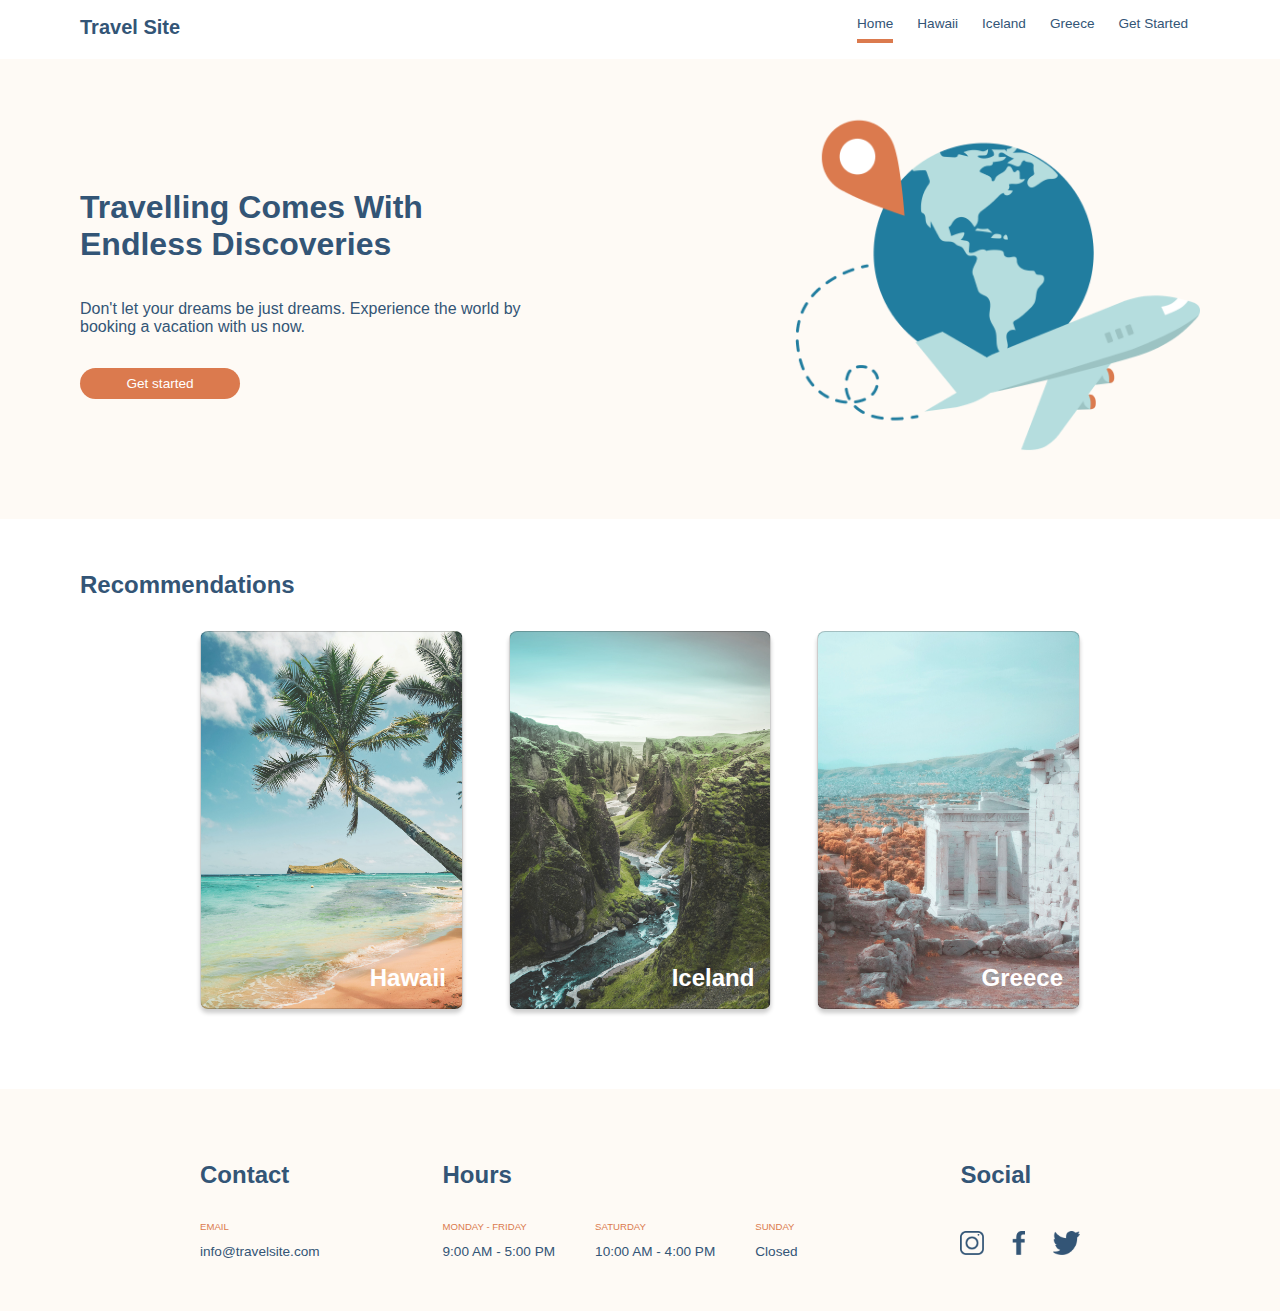
<file: index.html>
<!DOCTYPE html>
<html lang="en">
<head>
    <meta charset="UTF-8">
    <meta http-equiv="X-UA-Compatible" content="IE=edge">
    <meta name="viewport" content="width=device-width, initial-scale=1.0">
    <link href="./css/global.css" rel="stylesheet">
    <link href="./css/main.css" rel="stylesheet">
    <link href="./css/responsive.css" rel="stylesheet">
    <title>Travelsite &#124; Welcome</title>
</head>
<body>
    <header>
        <nav class="main-nav">
            <a class="main-nav__home-link" href="/">Travel Site</a>
            <input type="checkbox" class="main-nav__menu-button-open">
            <div class="main-nav__expandable-menu">
                <ul class="main-nav__list">
                    <li class="main-nav__list-item"><a class="main-nav__list-item-link main-nav__list-item-link--active" href="/">Home</a></li>
                    <li class="main-nav__list-item"><a class="main-nav__list-item-link" href="./pages/hawaii.html">Hawaii</a></li>
                    <li class="main-nav__list-item"><a class="main-nav__list-item-link" href="./pages/iceland.html">Iceland</a></li>
                    <li class="main-nav__list-item"><a class="main-nav__list-item-link" href="./pages/greece.html">Greece</a></li>
                    <li class="main-nav__list-item"><a class="main-nav__list-item-link" href="./pages/get-started.html">Get Started</a></li>
                </ul>
            </div>
        </nav>
    </header>
    <main>
        <section class="hero">
            <div class="hero__details">
                <h1 class="hero__heading">Travelling comes with endless discoveries</h1>
                <p class="hero__description">Don't let your dreams be just dreams. Experience the world by booking a vacation with us now.</p>
                <a class="hero__cta-button" href="./pages/get-started.html">Get started</a>
            </div>
            <div class="hero__image-container">
                <img class="hero__image" src="./assets/images/hero.png" alt="Jet headed to a destination"/>
            </div>
        </section>
        <section class="recommendations">
            <h2 class="recommendations__heading">recommendations</h2>
            <div class="card-container">
                <a href="./pages/hawaii.html" class="card-container__card recommendations__card recommendations__card--hawaii">
                    <div class="card-container__overlay"></div>
                    <h3 class="card-container__card-heading recommendations__card-heading">Hawaii</h3>
                </a>
                <a href="./pages/iceland.html" class="card-container__card recommendations__card recommendations__card--iceland">
                    <div class="card-container__overlay"></div>
                    <h3 class="card-container__card-heading recommendations__card-heading">Iceland</h3>
                </a>
                <a href="./pages/greece.html" class="card-container__card recommendations__card recommendations__card--greece">
                    <div class="card-container__overlay"></div>
                    <h3 class="card-container__card-heading recommendations__card-heading">Greece</h3>
                </a>
            </div>
        </section>
    </main>
    <footer class="main-footer">
        <section class="main-footer__column">
            <h3 class="main-footer__heading">Contact</h3>
            <p class="main-footer__sub-heading">email</p>
            <p class="main-footer__details"><a class="main-footer__email-link" href="mailto:info@travelsite.com">info@travelsite.com</a></p>
        </section>
        <section class="main-footer__column">
            <h3 class="main-footer__heading">Hours</h3>
            <div class="main-footer__hours-container">
                <div class="main-footer__hours">
                    <p class="main-footer__sub-heading">Monday - Friday</p>
                    <p class="main-footer__details">9:00 AM - 5:00 PM</p>
                </div>
                <div class="main-footer__hours">
                    <p class="main-footer__sub-heading">Saturday</p>
                    <p class="main-footer__details">10:00 AM - 4:00 PM</p>
                </div>
                <div class="main-footer__hours">
                    <p class="main-footer__sub-heading">Sunday</p>
                    <p class="main-footer__details">Closed</p>
                </div>
            </div>
        </section>
        <section class="main-footer__column">
            <h3 class="main-footer__heading">Social</h3>
            <div class="main-footer__social-links">
                <a class="main-footer__social-link" href="https://instagram.com"><img class="main-footer__social-image" src="./assets/logos/icon-instagram.png"  alt="instagram Link" /></a>
                <a class="main-footer__social-link" href="https://facebook.com"><img class="main-footer__social-image"src="./assets/logos/icon-facebook.png"  alt="facebook Link" /></a>
                <a class="main-footer__social-link main-footer__social-link--no-margin-right" href="https://twitter.com"><img class="main-footer__social-image" src="./assets/logos/icon-twitter.png"  alt="twitter Link" /></a>
            </div>
        </section>
    </footer>   
    </div> 
</body>
</html>
</file>
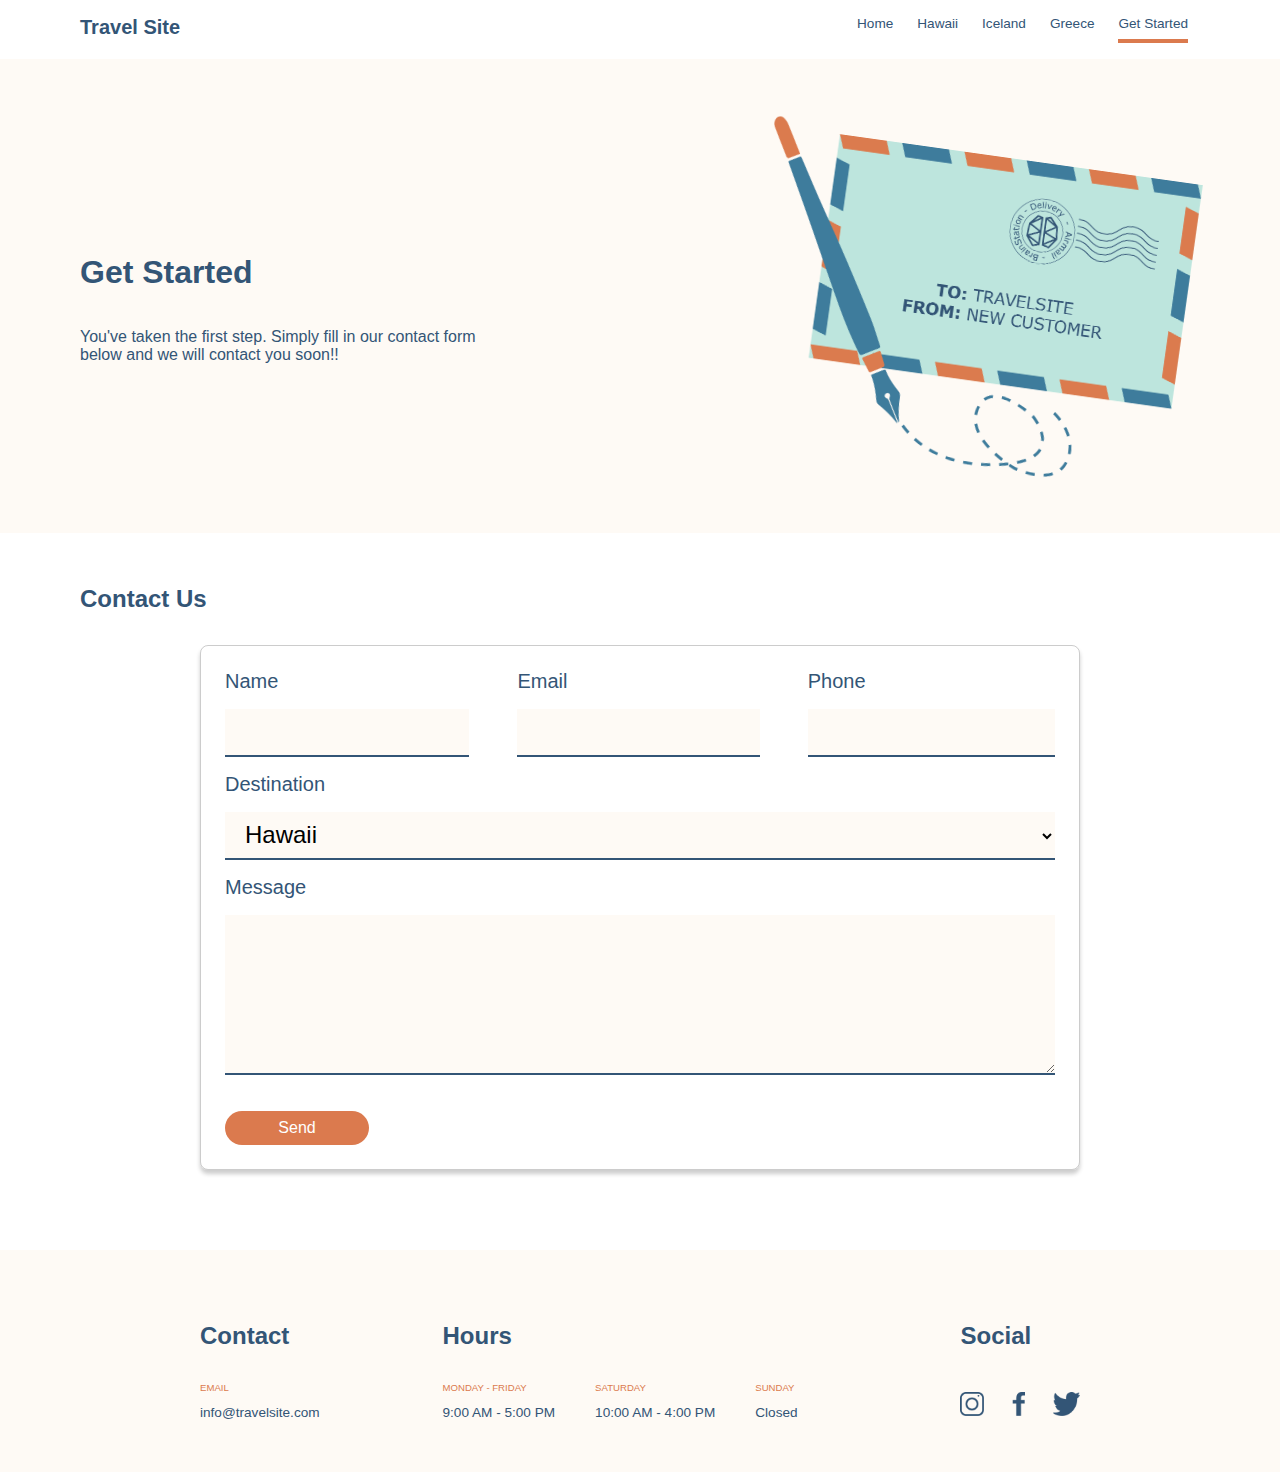
<file: pages/get-started.html>
<!DOCTYPE html>
<html lang="en">
<head>
    <meta charset="UTF-8">
    <meta http-equiv="X-UA-Compatible" content="IE=edge">
    <meta name="viewport" content="width=device-width, initial-scale=1.0">
    <link href="../css/global.css" rel="stylesheet">
    <link href="../css/get-started.css" rel="stylesheet">
    <link href="../css/responsive.css" rel="stylesheet">
    <title>Travelsite &#124; Destinations &#124; Iceland</title>
</head>
<body>
    <header>
        <nav class="main-nav">
            <a class="main-nav__home-link" href="/">Travel Site</a>
            <input type="checkbox" class="main-nav__menu-button-open">
            <div class="main-nav__expandable-menu">
                <ul class="main-nav__list">
                    <li class="main-nav__list-item"><a class="main-nav__list-item-link" href="/">Home</a></li>
                    <li class="main-nav__list-item"><a class="main-nav__list-item-link" href="../pages/hawaii.html">Hawaii</a></li>
                    <li class="main-nav__list-item"><a class="main-nav__list-item-link" href="../pages/iceland.html">Iceland</a></li>
                    <li class="main-nav__list-item"><a class="main-nav__list-item-link" href="../pages/greece.html">Greece</a></li>
                    <li class="main-nav__list-item"><a class="main-nav__list-item-link main-nav__list-item-link--active" href="../pages/get-started.html">Get Started</a></li>
                </ul>
            </div>
        </nav>
    </header>
    <main>
        <section class="get-started">
            <div class="get-started__details">
                <h1 class="get-started__heading">Get Started</h1>
                <p class="get-started__description">You've taken the first step. Simply fill in our contact form below and we will contact you soon!!</p>    
            </div>
            <div class="get-started__image-container">
                <img class="get-started__image" src="../assets/images/envelope.png" alt="Email envelope" />
            </div>
        </section>
        <section class="contact">
            <h2 class="contact__heading">Contact Us</h2>
            <div class="contact__form-container">
                <form class="contact__form">
                    <div class="contact__form-row-columns">
                        <div class="contact__form-column">
                            <label class="contact__label">Name</label>
                            <input class="contact__input" name="name" type="text" required/>
                        </div>
                        <div class="contact__form-column">
                            <label class="contact__label">Email</label>
                            <input class="contact__input" name="email" type="email" required/>
                        </div>
                        <div class="contact__form-column contact__form-column--last">
                            <label class="contact__label">Phone</label>
                            <input class="contact__input" name="phone" type="phone" required/>
                        </div>
                    </div>
                    <div class="contact__form-row">
                        <label class="contact__label">Destination</label>
                        <select class="contact__select">
                            <option value="hawaii">Hawaii</option>
                            <option value="iceland">Iceland</option>
                            <option value="greece">Greece</option>
                        </select>
                    </div>
                    <div class="contact__form-row">
                        <label class="contact__label">Message</label>
                        <textarea class="contact__textarea" name="message" rows="5"></textarea>
                    </div>
                    <div class="contact__form-row">
                        <button class="contact__button">Send</button>
                    </div>
                </form>
            </div>
        </section>
    </main>
    <footer class="main-footer">
        <section class="main-footer__column">
            <h3 class="main-footer__heading">Contact</h3>
            <p class="main-footer__sub-heading">email</p>
            <p class="main-footer__details"><a class="main-footer__email-link" href="mailto:info@travelsite.com">info@travelsite.com</a></p>
        </section>
        <section class="main-footer__column">
            <h3 class="main-footer__heading">Hours</h3>
            <div class="main-footer__hours-container">
                <div class="main-footer__hours">
                    <p class="main-footer__sub-heading">Monday - Friday</p>
                    <p class="main-footer__details">9:00 AM - 5:00 PM</p>
                </div>
                <div class="main-footer__hours">
                    <p class="main-footer__sub-heading">Saturday</p>
                    <p class="main-footer__details">10:00 AM - 4:00 PM</p>
                </div>
                <div class="main-footer__hours">
                    <p class="main-footer__sub-heading">Sunday</p>
                    <p class="main-footer__details">Closed</p>
                </div>
            </div>
        </section>
        <section class="main-footer__column">
            <h3 class="main-footer__heading">Social</h3>
            <div class="main-footer__social-links">
                <a class="main-footer__social-link" href="https://instagram.com"><img class="main-footer__social-image" src="../assets/logos/icon-instagram.png"  alt="instagram Link" /></a>
                <a class="main-footer__social-link" href="https://facebook.com"><img class="main-footer__social-image"src="../assets/logos/icon-facebook.png"  alt="facebook Link" /></a>
                <a class="main-footer__social-link main-footer__social-link--no-margin-right" href="https://twitter.com"><img class="main-footer__social-image" src="../assets/logos/icon-twitter.png"  alt="twitter Link" /></a>
            </div>
        </section>
    </footer>    
</body>
</html>
</file>
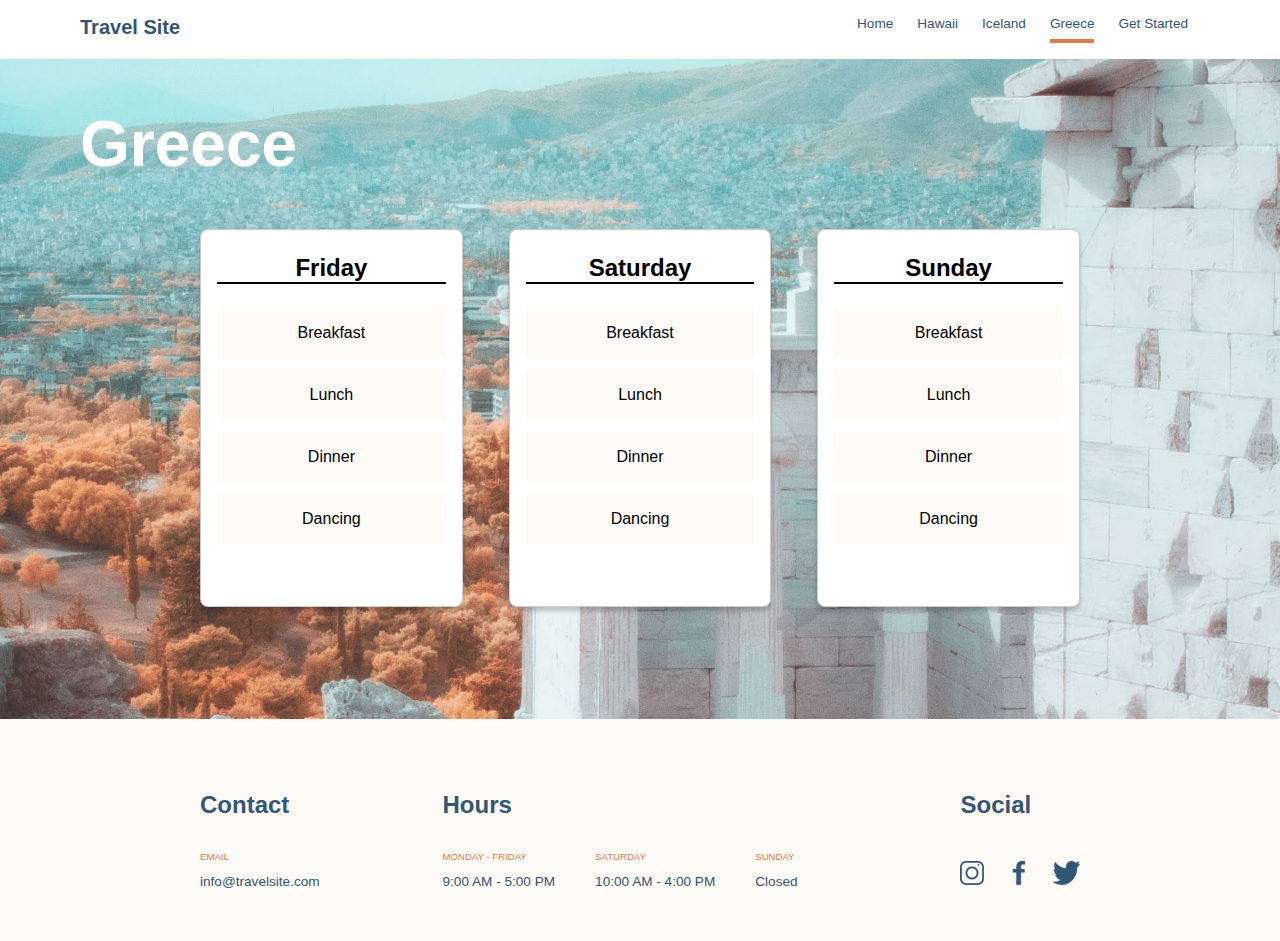
<file: pages/greece.html>
<!DOCTYPE html>
<html lang="en">
<head>
    <meta charset="UTF-8">
    <meta http-equiv="X-UA-Compatible" content="IE=edge">
    <meta name="viewport" content="width=device-width, initial-scale=1.0">
    <link href="../css/global.css" rel="stylesheet">
    <link href="../css/destinations.css" rel="stylesheet">
    <link href="../css/responsive.css" rel="stylesheet">
    <title>Travelsite &#124; Destinations &#124; Greece</title>
</head>
<body>
    <header>
        <nav class="main-nav">
            <a class="main-nav__home-link" href="/">Travel Site</a>
            <input type="checkbox" class="main-nav__menu-button-open">
            <div class="main-nav__expandable-menu">
                <ul class="main-nav__list">
                    <li class="main-nav__list-item"><a class="main-nav__list-item-link" href="/">Home</a></li>
                    <li class="main-nav__list-item"><a class="main-nav__list-item-link" href="../pages/hawaii.html">Hawaii</a></li>
                    <li class="main-nav__list-item"><a class="main-nav__list-item-link" href="../pages/iceland.html">Iceland</a></li>
                    <li class="main-nav__list-item"><a class="main-nav__list-item-link main-nav__list-item-link--active" href="../pages/greece.html">Greece</a></li>
                    <li class="main-nav__list-item"><a class="main-nav__list-item-link" href="../pages/get-started.html">Get Started</a></li>
                </ul>
            </div>
        </nav>
    </header>
    <main>
        <section class="destination destination--greece">
            <h1 class="destination__heading">Greece</h1>
            <div class="card-container">
                <div class="card-container__card destination__card">
                    <h3 class="card-container__card-heading destination__card-heading">Friday</h3>
                    <ul class="destination__list">
                        <li class="destination__list-item">Breakfast</li>
                        <li class="destination__list-item">Lunch</li>
                        <li class="destination__list-item">Dinner</li>
                        <li class="destination__list-item">Dancing</li>
                    </ul>
                </div>
                <div class="card-container__card destination__card">
                    <h3 class="card-container__card-heading destination__card-heading">Saturday</h3>
                    <ul class="destination__list">
                        <li class="destination__list-item">Breakfast</li>
                        <li class="destination__list-item">Lunch</li>
                        <li class="destination__list-item">Dinner</li>
                        <li class="destination__list-item">Dancing</li>
                    </ul>
                </div>
                <div class="card-container__card destination__card">
                    <h3 class="card-container__card-heading destination__card-heading">Sunday</h3>
                    <ul class="destination__list">
                        <li class="destination__list-item">Breakfast</li>
                        <li class="destination__list-item">Lunch</li>
                        <li class="destination__list-item">Dinner</li>
                        <li class="destination__list-item">Dancing</li>
                    </ul>
                </div>
            </div>
        </section>
    </main>
    <footer class="main-footer">
        <section class="main-footer__column">
            <h3 class="main-footer__heading">Contact</h3>
            <p class="main-footer__sub-heading">email</p>
            <p class="main-footer__details"><a class="main-footer__email-link" href="mailto:info@travelsite.com">info@travelsite.com</a></p>
        </section>
        <section class="main-footer__column">
            <h3 class="main-footer__heading">Hours</h3>
            <div class="main-footer__hours-container">
                <div class="main-footer__hours">
                    <p class="main-footer__sub-heading">Monday - Friday</p>
                    <p class="main-footer__details">9:00 AM - 5:00 PM</p>
                </div>
                <div class="main-footer__hours">
                    <p class="main-footer__sub-heading">Saturday</p>
                    <p class="main-footer__details">10:00 AM - 4:00 PM</p>
                </div>
                <div class="main-footer__hours">
                    <p class="main-footer__sub-heading">Sunday</p>
                    <p class="main-footer__details">Closed</p>
                </div>
            </div>
        </section>
        <section class="main-footer__column">
            <h3 class="main-footer__heading">Social</h3>
            <div class="main-footer__social-links">
                <a class="main-footer__social-link" href="https://instagram.com"><img class="main-footer__social-image" src="../assets/logos/icon-instagram.png"  alt="instagram Link" /></a>
                <a class="main-footer__social-link" href="https://facebook.com"><img class="main-footer__social-image"src="../assets/logos/icon-facebook.png"  alt="facebook Link" /></a>
                <a class="main-footer__social-link main-footer__social-link--no-margin-right" href="https://twitter.com"><img class="main-footer__social-image" src="../assets/logos/icon-twitter.png"  alt="twitter Link" /></a>
            </div>
        </section>
    </footer>    
</body>
</html>
</file>
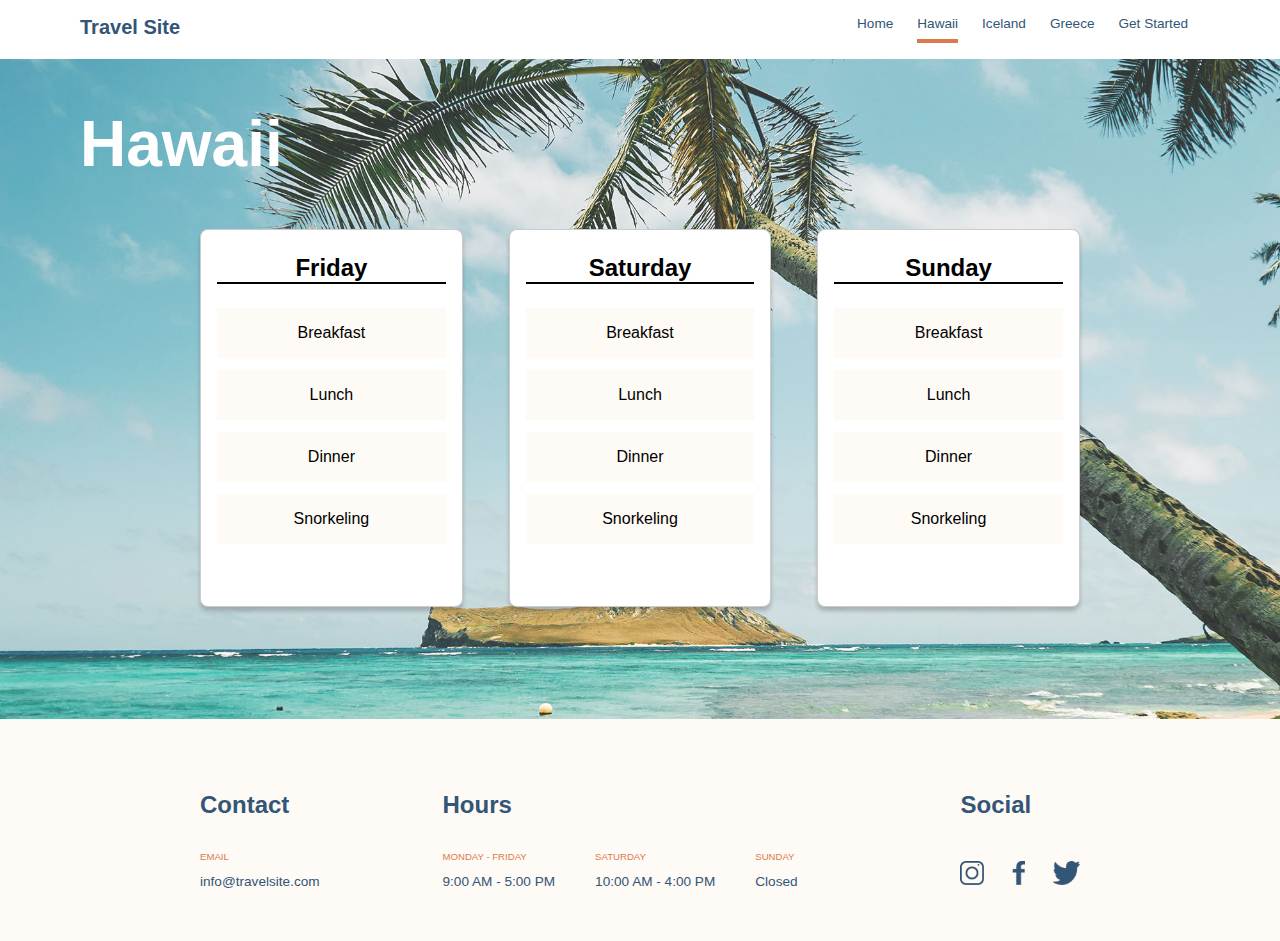
<file: pages/hawaii.html>
<!DOCTYPE html>
<html lang="en">
<head>
    <meta charset="UTF-8">
    <meta http-equiv="X-UA-Compatible" content="IE=edge">
    <meta name="viewport" content="width=device-width, initial-scale=1.0">
    <link href="../css/global.css" rel="stylesheet">
    <link href="../css/destinations.css" rel="stylesheet">
    <link href="../css/responsive.css" rel="stylesheet">
    <title>Travelsite &#124; Destinations &#124; Hawaii</title>
</head>
<body>
    <header>
        <nav class="main-nav">
            <a class="main-nav__home-link" href="/">Travel Site</a>
            <input type="checkbox" class="main-nav__menu-button-open">
            <div class="main-nav__expandable-menu">
                <ul class="main-nav__list">
                    <li class="main-nav__list-item"><a class="main-nav__list-item-link" href="/">Home</a></li>
                    <li class="main-nav__list-item"><a class="main-nav__list-item-link main-nav__list-item-link--active" href="../pages/hawaii.html">Hawaii</a></li>
                    <li class="main-nav__list-item"><a class="main-nav__list-item-link" href="../pages/iceland.html">Iceland</a></li>
                    <li class="main-nav__list-item"><a class="main-nav__list-item-link" href="../pages/greece.html">Greece</a></li>
                    <li class="main-nav__list-item"><a class="main-nav__list-item-link" href="../pages/get-started.html">Get Started</a></li>
                </ul>
            </div>
        </nav>
    </header>
    <main>
        <section class="destination destination--hawaii">
            <h1 class="destination__heading">Hawaii</h1>
            <div class="card-container">
                <div class="card-container__card destination__card">
                    <h3 class="card-container__card-heading destination__card-heading">Friday</h3>
                    <ul class="destination__list">
                        <li class="destination__list-item">Breakfast</li>
                        <li class="destination__list-item">Lunch</li>
                        <li class="destination__list-item">Dinner</li>
                        <li class="destination__list-item">Snorkeling</li>
                    </ul>
                </div>
                <div class="card-container__card destination__card">
                    <h3 class="card-container__card-heading destination__card-heading">Saturday</h3>
                    <ul class="destination__list">
                        <li class="destination__list-item">Breakfast</li>
                        <li class="destination__list-item">Lunch</li>
                        <li class="destination__list-item">Dinner</li>
                        <li class="destination__list-item">Snorkeling</li>
                    </ul>
                </div>
                <div class="card-container__card destination__card">
                    <h3 class="card-container__card-heading destination__card-heading">Sunday</h3>
                    <ul class="destination__list">
                        <li class="destination__list-item">Breakfast</li>
                        <li class="destination__list-item">Lunch</li>
                        <li class="destination__list-item">Dinner</li>
                        <li class="destination__list-item">Snorkeling</li>
                    </ul>
                </div>
            </div>
        </section>
    </main>
    <footer class="main-footer">
        <section class="main-footer__column">
            <h3 class="main-footer__heading">Contact</h3>
            <p class="main-footer__sub-heading">email</p>
            <p class="main-footer__details"><a class="main-footer__email-link" href="mailto:info@travelsite.com">info@travelsite.com</a></p>
        </section>
        <section class="main-footer__column">
            <h3 class="main-footer__heading">Hours</h3>
            <div class="main-footer__hours-container">
                <div class="main-footer__hours">
                    <p class="main-footer__sub-heading">Monday - Friday</p>
                    <p class="main-footer__details">9:00 AM - 5:00 PM</p>
                </div>
                <div class="main-footer__hours">
                    <p class="main-footer__sub-heading">Saturday</p>
                    <p class="main-footer__details">10:00 AM - 4:00 PM</p>
                </div>
                <div class="main-footer__hours">
                    <p class="main-footer__sub-heading">Sunday</p>
                    <p class="main-footer__details">Closed</p>
                </div>
            </div>
        </section>
        <section class="main-footer__column">
            <h3 class="main-footer__heading">Social</h3>
            <div class="main-footer__social-links">
                <a class="main-footer__social-link" href="https://instagram.com"><img class="main-footer__social-image" src="../assets/logos/icon-instagram.png"  alt="instagram Link" /></a>
                <a class="main-footer__social-link" href="https://facebook.com"><img class="main-footer__social-image"src="../assets/logos/icon-facebook.png"  alt="facebook Link" /></a>
                <a class="main-footer__social-link main-footer__social-link--no-margin-right" href="https://twitter.com"><img class="main-footer__social-image" src="../assets/logos/icon-twitter.png"  alt="twitter Link" /></a>
            </div>
        </section>
    </footer>      
</body>
</html>
</file>
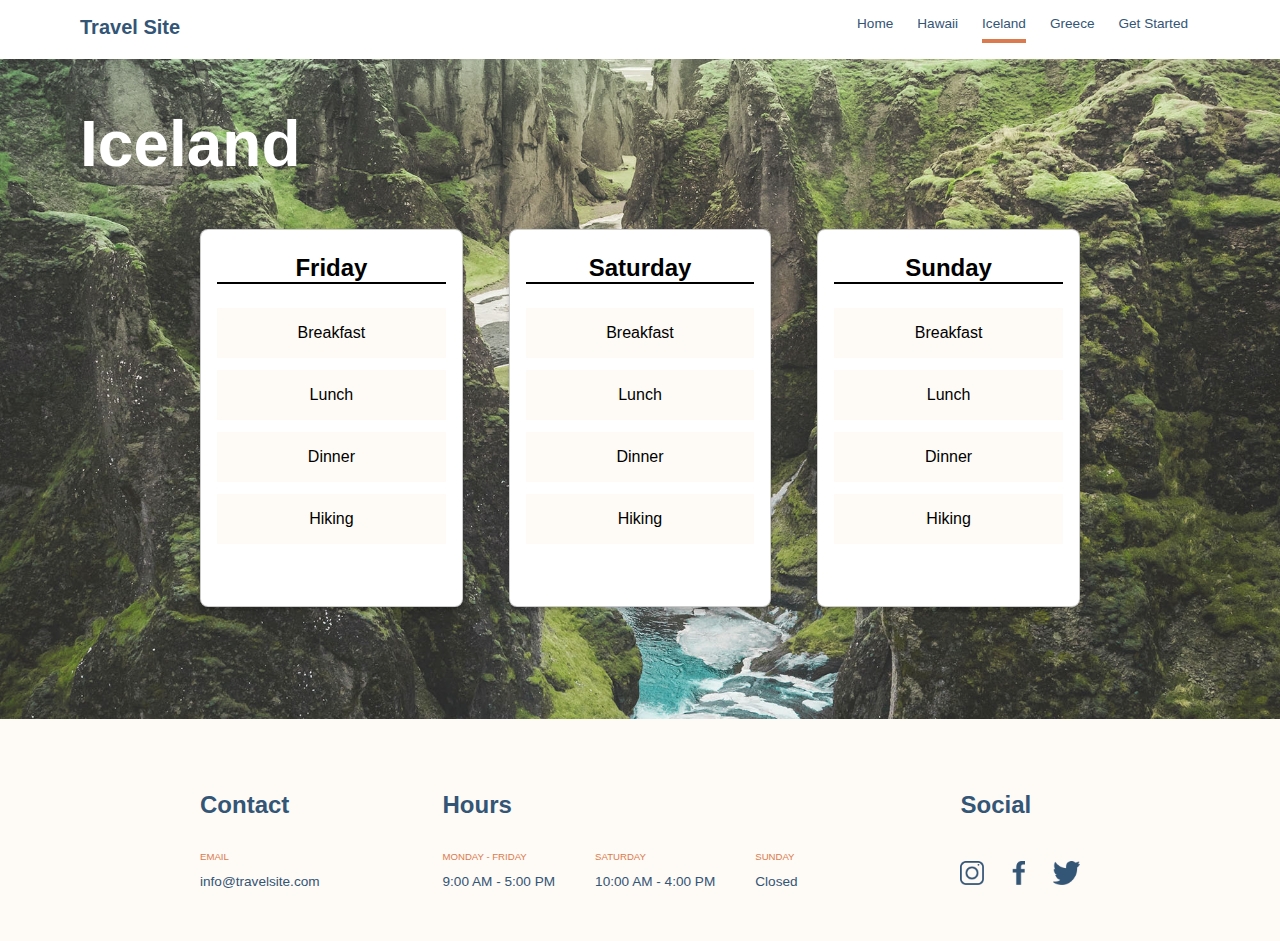
<file: pages/iceland.html>
<!DOCTYPE html>
<html lang="en">
<head>
    <meta charset="UTF-8">
    <meta http-equiv="X-UA-Compatible" content="IE=edge">
    <meta name="viewport" content="width=device-width, initial-scale=1.0">
    <link href="../css/global.css" rel="stylesheet">
    <link href="../css/destinations.css" rel="stylesheet">
    <link href="../css/responsive.css" rel="stylesheet">
    <title>Travelsite &#124; Destinations &#124; Iceland</title>
</head>
<body>
    <header>
        <nav class="main-nav">
            <a class="main-nav__home-link" href="/">Travel Site</a>
            <input type="checkbox" class="main-nav__menu-button-open">
            <div class="main-nav__expandable-menu">
                <ul class="main-nav__list">
                    <li class="main-nav__list-item"><a class="main-nav__list-item-link" href="/">Home</a></li>
                    <li class="main-nav__list-item"><a class="main-nav__list-item-link" href="../pages/hawaii.html">Hawaii</a></li>
                    <li class="main-nav__list-item"><a class="main-nav__list-item-link main-nav__list-item-link--active" href="../pages/iceland.html">Iceland</a></li>
                    <li class="main-nav__list-item"><a class="main-nav__list-item-link" href="../pages/greece.html">Greece</a></li>
                    <li class="main-nav__list-item"><a class="main-nav__list-item-link" href="../pages/get-started.html">Get Started</a></li>
                </ul>
            </div>
        </nav>
    </header>
    <main>
        <section class="destination destination--iceland">
            <h1 class="destination__heading">Iceland</h1>
            <div class="card-container">
                <div class="card-container__card destination__card">
                    <h3 class="card-container__card-heading destination__card-heading">Friday</h3>
                    <ul class="destination__list">
                        <li class="destination__list-item">Breakfast</li>
                        <li class="destination__list-item">Lunch</li>
                        <li class="destination__list-item">Dinner</li>
                        <li class="destination__list-item">Hiking</li>
                    </ul>
                </div>
                <div class="card-container__card destination__card">
                    <h3 class="card-container__card-heading destination__card-heading">Saturday</h3>
                    <ul class="destination__list">
                        <li class="destination__list-item">Breakfast</li>
                        <li class="destination__list-item">Lunch</li>
                        <li class="destination__list-item">Dinner</li>
                        <li class="destination__list-item">Hiking</li>
                    </ul>
                </div>
                <div class="card-container__card destination__card">
                    <h3 class="card-container__card-heading destination__card-heading">Sunday</h3>
                    <ul class="destination__list">
                        <li class="destination__list-item">Breakfast</li>
                        <li class="destination__list-item">Lunch</li>
                        <li class="destination__list-item">Dinner</li>
                        <li class="destination__list-item">Hiking</li>
                    </ul>
                </div>
            </div>
        </section>
    </main>
    <footer class="main-footer">
        <section class="main-footer__column">
            <h3 class="main-footer__heading">Contact</h3>
            <p class="main-footer__sub-heading">email</p>
            <p class="main-footer__details"><a class="main-footer__email-link" href="mailto:info@travelsite.com">info@travelsite.com</a></p>
        </section>
        <section class="main-footer__column">
            <h3 class="main-footer__heading">Hours</h3>
            <div class="main-footer__hours-container">
                <div class="main-footer__hours">
                    <p class="main-footer__sub-heading">Monday - Friday</p>
                    <p class="main-footer__details">9:00 AM - 5:00 PM</p>
                </div>
                <div class="main-footer__hours">
                    <p class="main-footer__sub-heading">Saturday</p>
                    <p class="main-footer__details">10:00 AM - 4:00 PM</p>
                </div>
                <div class="main-footer__hours">
                    <p class="main-footer__sub-heading">Sunday</p>
                    <p class="main-footer__details">Closed</p>
                </div>
            </div>
        </section>
        <section class="main-footer__column">
            <h3 class="main-footer__heading">Social</h3>
            <div class="main-footer__social-links">
                <a class="main-footer__social-link" href="https://instagram.com"><img class="main-footer__social-image" src="../assets/logos/icon-instagram.png"  alt="instagram Link" /></a>
                <a class="main-footer__social-link" href="https://facebook.com"><img class="main-footer__social-image"src="../assets/logos/icon-facebook.png"  alt="facebook Link" /></a>
                <a class="main-footer__social-link main-footer__social-link--no-margin-right" href="https://twitter.com"><img class="main-footer__social-image" src="../assets/logos/icon-twitter.png"  alt="twitter Link" /></a>
            </div>
        </section>
    </footer>     
</body>
</html>
</file>
<file: css/global.css>
html {
    font-family: Verdana, sans-serif;
}
body {
    padding: 0;
    margin: 0;
    padding-top: 3rem;
    color: #335576;
}
a {
    color: #335576;
}
h1 {
    font-size: 2rem;
    font-size: 2rem;
    text-transform: capitalize;
}
h2, h3 {
    font-size: 1.5rem;
    text-transform: capitalize;
    margin-bottom: 0;
}
/* MAIN-NAV */
.main-nav {
    position: fixed;
    top: 0;
    margin: 0;
    background-color: #FFFFFF;
    width: 100%;
    display: flex;
    padding: 1rem 5rem;
    justify-content: space-between;
    overflow: hidden;
    box-sizing: border-box;
    z-index: 1;
}
.main-nav__menu-button-open {
    display: none;
}
.main-nav__home-link {
    margin: 0;
    padding: 0;
    text-decoration: none;
    font-size: 1.25rem;
    font-weight: 700;
}
.main-nav__list {
    list-style-type: none;
    display: flex;
    padding: 0;
    margin: 0;
    font-size: 0.85rem;
}
.main-nav__list-item {
    padding: 0 0.75rem;
}
.main-nav__list-item-link {
    text-decoration: none;
    box-sizing: border-box;
    padding-bottom: 0.5rem;
    border-bottom: 4px solid #FFFFFF;
    transform: scaleX(0);  
    transition: transform 250ms ease-in-out;
}
.main-nav__list-item-link--active {
    border-bottom: 4px solid #DB7A4E;
}
.main-nav__list-item-link:after {
    display:block;
    padding-bottom: 0.5rem;
    content: '';
    border-bottom: 4px solid #335576;
    transform: scaleX(0);  
    transition: transform 250ms ease-in-out;
}
.main-nav__list-item-link:hover:after { 
    transform: scaleX(1);
}
/* MAIN-NAV END */
/* MAIN-FOOTER */
.main-footer {
    display: flex;
    justify-content: space-between;
    width: 100%;
    padding: 3rem 12.5rem 2.25rem 12.5rem;
    box-sizing: border-box;
    background-color: #FEFAF5;
}
.main-footer__column {
    display: flex;
    flex-direction: column;
    justify-content: space-between;
}
.main-footer__hours-container {
    display: flex;
    justify-content: space-between;
}
.main-footer__hours {
    margin-right: 2.5rem;
    text-transform: uppercase;
    padding-bottom: 0.75rem;
}
.main-footer__heading {
    margin-bottom: 2rem;
}
.main-footer__sub-heading {
    margin: 0;
    padding: 0;
    font-size: 0.6rem;
    text-transform: uppercase;
    color: #DB7A4E;
}
.main-footer__details {
    text-transform: capitalize;
    font-size: 0.85rem;
    margin-bottom: 0;
    margin-top: 0.75rem;
}
.main-footer__email-link {
    display: inline-block;
    text-transform: lowercase; 
    text-decoration: none;
}
.main-footer__social-links {
    display: flex;
    justify-content: space-between;
}
.main-footer__social-link {
    margin-right: 1.75rem;
    padding-top: 0.5rem;
}
.main-footer__social-link--no-margin-right {
    margin-right: 0rem;
}
.main-footer__social-image {
    height: 1.5rem;
}
.main-footer__social-link,
.main-footer__email-link,
.main-footer__hours {
    border-bottom: 4px solid #FEFAF5;
}
.main-footer__social-link:after,
.main-footer__email-link:after {
    display: block;
    padding-bottom: 0.5rem;
    content: '';
    border-bottom: 4px solid #DB7A4E;
    transform: scaleX(0);  
    transition: transform 250ms ease-in-out;
}
.main-footer__social-link:hover:after,
.main-footer__email-link:hover:after { 
    transform: scaleX(1);
}
/* MAIN-FOOTER END */
/* CARD */
.card-container {
    display: flex;
    justify-content: space-between;
    width: 100%;
    padding: 2rem 7.5rem;
    box-sizing: border-box;
}
.card-container__card {
    position: relative;
    width: 26%;
    height: 22.5rem;
    padding: 0 1rem 1rem 1rem;
    display: flex;
    border-radius: 0.5rem;
    border: 1px solid rgba(0, 0, 0, 0.2);
    box-shadow: 0px 4px 4px rgba(0, 0, 0, 0.2);
    text-decoration: none;
    overflow: hidden;
}
.card-container__overlay {
    position: absolute;
    top: 0;
    left: 0;
    width: 100%;
    height: 100%;
    background-color: #DB7A4E;
    opacity: 0;
    transition: opacity .5s ease-out;
}
.card-container__overlay:hover {
    opacity: 0.4;
}
/* CARD END */
</file>
<file: css/main.css>
.hero {
    display: flex;
    justify-content: space-between;
    padding: 4rem 5rem;
    background-color: #FEFAF5;
    text-align: left;
}
.hero__details {
    display: flex;
    flex-direction: column;
    justify-content: center;
    width: 50%;
}
.hero__cta-button {
    text-decoration: none;
    color: #FFFFFF;
    background-color: #DB7A4E;
    width: 9rem;
    text-align: center;
    padding: 0.5rem; 
    border-radius: 2rem;   
    margin-top: 1rem;
    font-size: 0.85rem;
}
.hero__image-container {
    text-align: right;
}
.hero__image {
    width: 60%;
}
.recommendations {
    padding: 2rem 5rem 3rem 5rem;
}
.recommendations__card {
    background-size: cover;
    background-repeat: no-repeat;
    background-position: center;
    align-items: flex-end;
}
.recommendations__card--hawaii {
    background-image: url('../assets/images/hawaii.jpg');
}
.recommendations__card--greece {
    background-image: url('../assets/images/greece.jpg');
}
.recommendations__card--iceland {
    background-image: url('../assets/images/iceland.jpg');
}
.recommendations__card-heading {
    text-align: right;
    width: 100%;
    color: #FFFFFF;
    margin: 0;
}
</file>
<file: css/responsive.css>
/* Small devices (portrait tablets and large phones, 600px and up) */
@media only screen and (max-width: 991.99px) {
    .main-nav__expandable-menu {
        position: fixed;
        top: 0;
        left: -50vw;
        display: block;
        background-color: #fff;
        border-left: 1px solid rgba(0, 0, 0, 0.2);
        width: 50vw;
        height: 100vh;
    }
    .main-nav__menu-button-open {
        display: block;
        appearance: none;
        margin-top: 0;
    }
    .main-nav__menu-button-open:after {
        display: block;
        content: 'menu';
        color: #335576;
        font-size: 1.25rem;
    }
    .main-nav__list {
        display: block;  
        padding: 2rem 0 1rem;
        text-align: center;
        box-sizing: border-box; 
    }
    .main-nav__list-item {
        padding-bottom: 1rem;
    }
    .main-nav__menu-button-open:checked ~ .main-nav__expandable-menu{
        left: 0;
        transition: all ease 0.5s;
    }
    .main-nav__menu-button-open:not(:checked) ~ .main-nav__expandable-menu{
        left: -50vw;
        transition: all ease 0.5s;
    }
    .hero,
    .get-started {
        background-position: right;
        background-repeat: no-repeat;
        background-size: 50%;
        display: block;
        padding: 2rem 1rem 3rem 1rem;
    }
    .hero {
        background-image: url('../assets/images/hero.png');
    }
    .get-started {
        background-image: url('../assets/images/envelope.png');
    }
    .hero__image-container,
    .get-started__image-container {
        display: none;
    }
    .hero__details,
    .get-started__details {
        width: 75%;
    }
    .main-nav {
        padding: 1rem;
    }
    .recommendations,
    .contact {
        padding: 2rem 1rem 3rem 1rem;
    }
    .contact__form-container {
        padding: 2rem 0rem;
    }
    .card-container {
        display: flex;
        justify-content: space-between;
        width: 100%;
        padding: 2rem 0.5rem;
        box-sizing: border-box;
        flex-wrap: wrap;
    }
    .card-container__card {
        width: 100%;
        padding: 0 0.5rem 1rem 0.5rem;
        margin-bottom: 1rem;
    }
    .main-footer {
        padding: 3rem 1rem 2.25rem 1rem;
        flex-wrap: wrap;
    }
    .main-footer__column {
        width: 100%;
    }
    .main-footer__social-links {
        justify-content: flex-start;
    }
    .main-footer__hours-container {
        justify-content: flex-start;
        flex-direction: column;
    }
    .destination {
        padding: 1rem 1rem 3rem 1rem;
    }
    .contact__form-row-columns {
        display: flex;
        flex-direction: column;
        justify-content: space-between;
        margin: 0.5rem;
        box-sizing: border-box;
    }
    .contact__form-column {
        margin-right: 0;
        margin-bottom: 1rem;
    }
}
@media only screen and (min-width: 992px) and (max-width: 1200px) {
    .destination {
        padding: 1rem 3rem 3rem 3rem;
    }
    .hero,
    .get-started {
        padding: 2rem 3rem 3rem 3rem;
    }
    .recommendations,
    .contact {
        padding: 2rem 3rem 3rem 3rem;
    }
    .card-container__card {
        width: 25%;
        padding: 0 1.5rem 1rem 1.5rem;
        margin-bottom: 1rem;
    }
    .main-footer {
        padding: 3rem 3rem 2.25rem 3rem;
        flex-wrap: wrap;
    }
    .contact__form-container {
        padding: 2rem 0rem;
    }
    .main-nav {
        padding: 1rem 3rem;
    }
    .card-container {
        display: flex;
        justify-content: space-between;
        width: 100%;
        padding: 2rem 0rem;
        box-sizing: border-box;
        flex-wrap: wrap;
    }
}
</file>
<file: css/get-started.css>
.get-started {
    background-color: #FEFAF5;
    padding: 6rem 5rem 4rem 5rem;
    display: flex;
    justify-content: space-between;
}
.get-started__details {
    display: flex;
    flex-direction: column;
    justify-content: center;
    width: 50%;
}
.get-started__image-container {
    text-align: right;
}
.get-started__image {
    width: 60%;
    transform: rotate(8deg);
    margin-right: 1rem;
}
.contact {
    padding: 2rem 5rem 3rem 5rem;
}
.contact__form-container {
    padding: 2rem 7.5rem;
    box-sizing: border-box;
}
.contact__form {
    padding: 1rem;
    display: flex;
    flex-direction: column;
    border-radius: 0.5rem;
    border: 1px solid rgba(0, 0, 0, 0.2);
    box-shadow: 0px 4px 4px rgba(0, 0, 0, 0.2);
}
.contact__form-row {
    margin: 0.5rem;
}
.contact__form-column {
    margin-right: 3rem;
}
.contact__form-column--last {
    margin-right: 0;
}
.contact__form-row-columns {
    display: flex;
    justify-content: space-between;
    margin: 0.5rem;
    box-sizing: border-box;
}
.contact__label {
    display: inline-block;
    padding-bottom: 1rem;
    font-size: 1.25rem;
}
.contact__input,
.contact__select,
.contact__textarea {
    background-color: #FEFAF5;
    width: 100%;
    box-sizing: border-box;
    height: 3rem;
    border: none;
    border-bottom: 2px solid #335576;
    font-size: 1.5rem;
    padding-left: 1rem;
}
.contact__textarea {
    padding: 1rem;
    height: 10rem;
    font-family: Verdana, sans-serif;
}
.contact__button {
    text-decoration: none;
    color: #FFFFFF;
    background-color: #DB7A4E;
    width: 9rem;
    text-align: center;
    padding: 0.5rem; 
    border-radius: 2rem;   
    margin-top: 1rem;
    font-size: 1rem;
    border: none;
}
</file>
<file: css/destinations.css>
.destination {
    padding: 1rem 5rem 5rem 5rem;
    background-size: cover;
    background-repeat: no-repeat;
    background-position: center;
    color: #000;
}
.destination--hawaii {
    background-image: url('../assets/images/hawaii.jpg');
}
.destination--greece {
    background-image: url('../assets/images/greece.jpg');
}
.destination--iceland {
    background-image: url('../assets/images/iceland.jpg');
}
.destination__heading {
    color: #FFFFFF;
    font-size: 4rem;
    margin-bottom: 1rem;
}
.destination__card {
    flex-direction: column;
    justify-content: flex-start;
    align-items: center;
    background-color: #FFFFFF;
}
.destination__list {
    list-style: none;
    padding-left: 0;
    padding-top: 0.75rem;
    text-align: center;
    width: 100%;
    margin: 0;
    border-top: 2px solid #000;
}
.destination__list-item {
    background-color: #FEFAF5;
    padding: 1rem;
    margin: 0.75rem 0;
}
</file>
